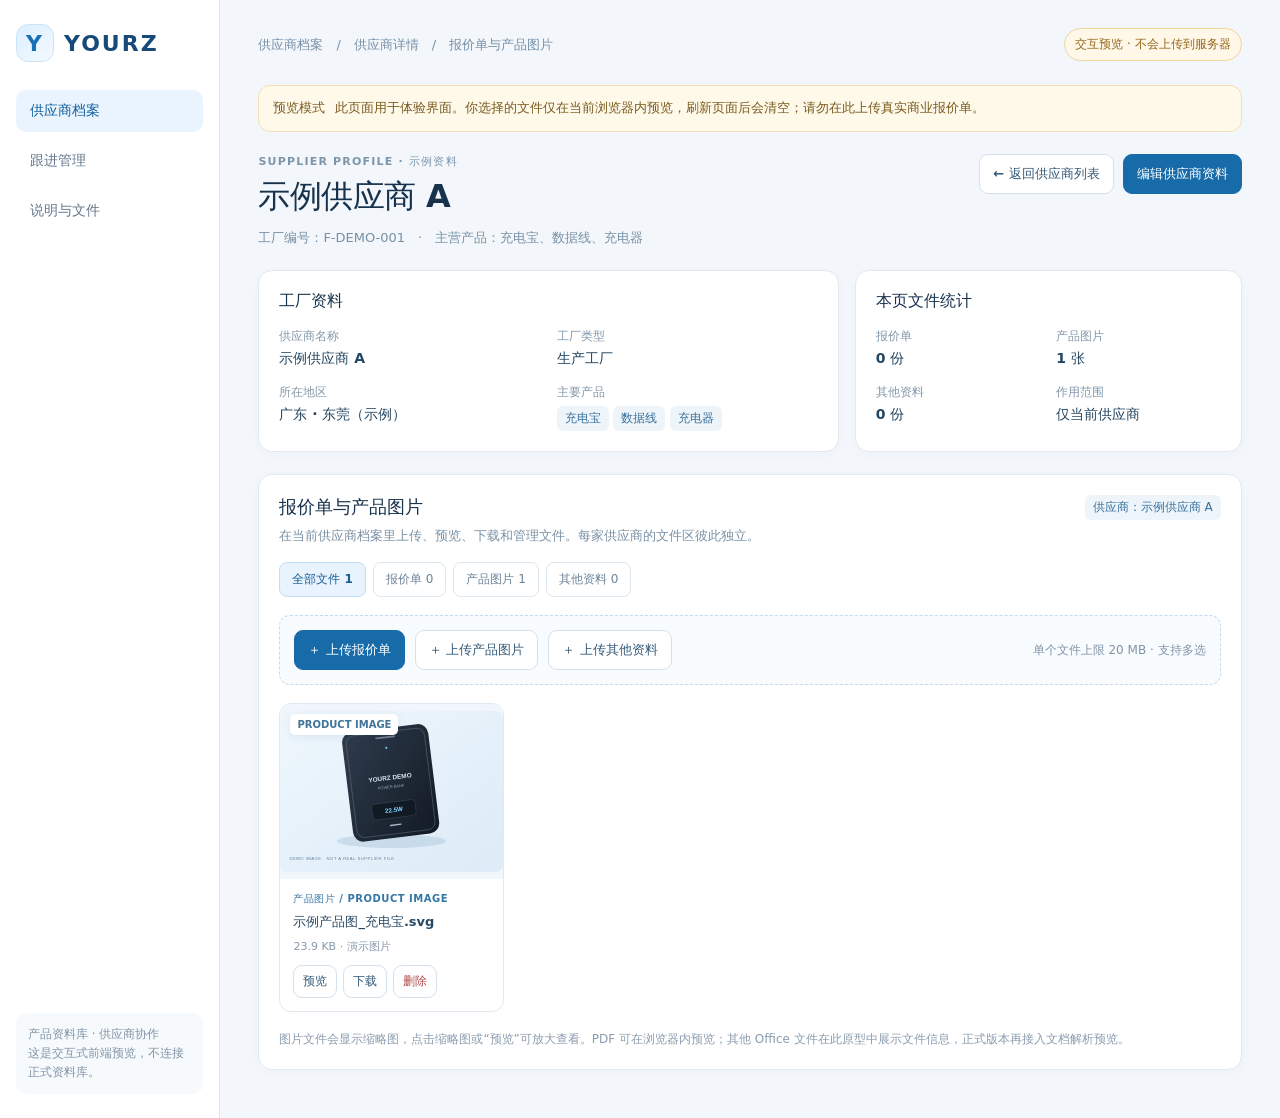
<file: preview-supplier-quote-ui/index.html>
<!doctype html>
<html lang="zh-CN">
<head>
<meta charset="utf-8">
<meta name="viewport" content="width=device-width, initial-scale=1">
<meta name="theme-color" content="#eff6fc">
<title>YOURZ · 供应商报价与产品图片预览</title>
<style>
:root{font-family:Inter,"Microsoft YaHei",system-ui,sans-serif;color:#17324d;background:#f3f7fb;font-synthesis:none;text-rendering:optimizeLegibility}
*{box-sizing:border-box}body{margin:0;background:#f3f7fb}button,input,select{font:inherit}button{cursor:pointer}button:focus-visible,input:focus-visible,select:focus-visible{outline:3px solid #91c9f3;outline-offset:2px}
.app{min-height:100vh;display:grid;grid-template-columns:220px minmax(0,1fr)}.sidebar{background:#fff;border-right:1px solid #dce7f1;padding:24px 16px;display:flex;flex-direction:column;gap:28px}.brand{display:flex;align-items:center;gap:10px;font-weight:800;letter-spacing:2px;color:#174a78;font-size:22px}.brand-icon{width:38px;height:38px;border-radius:12px;background:linear-gradient(145deg,#dceeff,#f4faff);display:grid;place-items:center;color:#1670b5;border:1px solid #c9e3f7}.nav{display:grid;gap:8px}.nav a{padding:12px 14px;border-radius:10px;color:#63798e;text-decoration:none;font-size:14px}.nav a.active{background:#eaf4fe;color:#135f9f;font-weight:700}.sidebar-note{margin-top:auto;font-size:12px;color:#8194a7;line-height:1.6;background:#f7fafd;padding:12px;border-radius:10px}
main{padding:28px clamp(16px,3vw,42px) 48px;min-width:0}.topbar{display:flex;align-items:center;justify-content:space-between;gap:16px;margin-bottom:24px}.breadcrumb{font-size:13px;color:#7790a6}.demo-pill{font-size:12px;border:1px solid #f0d49a;background:#fff8e8;color:#95651a;padding:7px 10px;border-radius:999px;white-space:nowrap}
.notice{display:flex;align-items:flex-start;gap:10px;background:#fff9e9;border:1px solid #f3dfb2;border-radius:12px;padding:12px 14px;color:#795b20;font-size:13px;line-height:1.6;margin-bottom:22px}.notice b{white-space:nowrap}
.supplier-head{display:flex;justify-content:space-between;align-items:flex-start;gap:18px;margin-bottom:22px}.eyebrow{text-transform:uppercase;letter-spacing:1.2px;color:#7d95ab;font-size:11px;font-weight:700}.supplier-head h1{font-size:clamp(24px,3vw,32px);margin:6px 0 8px;letter-spacing:-.6px}.sub{color:#7890a5;font-size:13px;line-height:1.65}.head-actions{display:flex;gap:9px;flex-wrap:wrap}
.btn{border:1px solid #d4e1ed;background:#fff;color:#345a78;border-radius:9px;padding:10px 13px;font-size:13px;font-weight:650;transition:.15s}.btn:hover{background:#f3f9ff;border-color:#a9cbe7}.btn.primary{background:#176ba9;color:white;border-color:#176ba9}.btn.primary:hover{background:#125b91}.btn.danger{color:#b24c4c}.btn.small{padding:7px 9px;font-size:12px}.profile-grid{display:grid;grid-template-columns:minmax(0,1.2fr) minmax(240px,.8fr);gap:16px;margin-bottom:22px}.panel{background:#fff;border:1px solid #e0e9f1;border-radius:14px;padding:20px;box-shadow:0 3px 12px rgba(20,68,110,.025);min-width:0}.panel h2{font-size:16px;margin:0 0 16px}.details{display:grid;grid-template-columns:repeat(2,minmax(0,1fr));gap:16px}.detail .label{font-size:12px;color:#8397aa;margin-bottom:5px}.detail .value{font-size:14px;color:#244661;font-weight:600;overflow-wrap:anywhere}.tag{display:inline-block;border-radius:6px;background:#edf5fb;color:#39709a;font-size:12px;padding:4px 8px}
.section-panel{margin-top:17px}.section-head{display:flex;justify-content:space-between;align-items:flex-start;gap:15px;margin-bottom:16px}.section-head h2{font-size:18px;margin:0 0 7px}.section-head p{font-size:13px;color:#7a91a6;margin:0;line-height:1.55}.tabs{display:flex;gap:7px;flex-wrap:wrap;margin-bottom:18px}.tab{border:1px solid #dce7f0;border-radius:8px;background:#fff;color:#6d8498;padding:8px 12px;font-size:12px}.tab.active{background:#e8f3fd;border-color:#c2def5;color:#175f97;font-weight:700}
.upload-row{display:flex;align-items:center;gap:10px;flex-wrap:wrap;border:1px dashed #c6d9e9;border-radius:11px;padding:14px;background:#f9fcff;margin-bottom:18px}.upload-row .hint{font-size:12px;color:#8094a8;margin-left:auto}
.file-grid{display:grid;grid-template-columns:repeat(auto-fill,minmax(215px,1fr));gap:14px}.file-card{border:1px solid #e0e9f1;background:white;border-radius:12px;overflow:hidden;min-width:0;transition:.15s}.file-card:hover{box-shadow:0 6px 22px rgba(35,85,125,.08);transform:translateY(-1px)}.thumb-wrap{height:175px;background:#f0f6fb;display:grid;place-items:center;position:relative;overflow:hidden}.thumb{width:100%;height:100%;object-fit:contain;cursor:zoom-in}.thumb-stamp{position:absolute;left:10px;top:10px;border-radius:5px;padding:5px 7px;font-size:10px;font-weight:800;background:#fff;color:#407499;box-shadow:0 2px 8px #23486a16}.doc-thumb{height:175px;background:linear-gradient(145deg,#f6faff,#eaf3fa);display:flex;flex-direction:column;align-items:center;justify-content:center;gap:12px;color:#2c78ad}.doc-glyph{width:56px;height:65px;border-radius:8px;background:#fff;border:1px solid #cedfed;box-shadow:0 5px 10px #21456710;display:grid;place-items:center;font-weight:800;color:#2476b2;font-size:13px}.doc-lines{width:68px;display:grid;gap:5px}.doc-lines span{height:4px;border-radius:9px;background:#c8d9e8}.card-body{padding:13px;display:grid;gap:7px}.category{font-size:10px;color:#3476a5;letter-spacing:.5px;text-transform:uppercase;font-weight:800}.file-name{font-size:13px;line-height:1.45;font-weight:700;color:#294963;overflow-wrap:anywhere}.file-meta{font-size:11px;color:#8799aa}.card-actions{display:flex;gap:6px;flex-wrap:wrap;margin-top:4px}.empty{border:1px dashed #d4e2ed;background:#fafcff;border-radius:12px;padding:32px 14px;text-align:center;color:#7a91a5;font-size:13px;line-height:1.7}.empty strong{display:block;font-size:15px;color:#365b78;margin-bottom:4px}
.bottom-hint{font-size:12px;color:#8a9caf;margin-top:18px;line-height:1.6}
.modal{position:fixed;inset:0;background:rgba(13,34,54,.68);display:none;align-items:center;justify-content:center;padding:24px;z-index:10}.modal.open{display:flex}.modal-box{background:#fff;border-radius:14px;width:min(1020px,100%);max-height:92vh;overflow:hidden;display:flex;flex-direction:column;box-shadow:0 24px 80px #07192e55}.modal-head{display:flex;justify-content:space-between;align-items:center;gap:12px;padding:14px 18px;border-bottom:1px solid #e4edf4}.modal-title{font-size:14px;font-weight:750;overflow-wrap:anywhere}.modal-body{padding:14px;background:#f4f8fb;overflow:auto;display:grid;place-items:center;min-height:200px}.modal-body img{max-width:100%;max-height:72vh;object-fit:contain}.modal-body iframe{width:100%;height:72vh;border:0;background:white}.modal-foot{padding:12px 18px;border-top:1px solid #e4edf4;display:flex;justify-content:flex-end;gap:8px}.toast{position:fixed;bottom:20px;left:50%;transform:translateX(-50%);background:#183c59;color:white;border-radius:9px;padding:11px 15px;font-size:13px;box-shadow:0 6px 20px #183c5930;display:none;z-index:20;max-width:90vw}.toast.show{display:block}
@media(max-width:850px){.app{grid-template-columns:1fr}.sidebar{padding:12px 16px;flex-direction:row;align-items:center;justify-content:space-between;border-right:0;border-bottom:1px solid #dce7f1;gap:12px}.nav{display:flex;gap:3px;overflow:auto}.nav a{white-space:nowrap;padding:9px}.sidebar-note{display:none}main{padding:18px 14px 32px}.profile-grid{grid-template-columns:1fr}.supplier-head{flex-direction:column}.topbar{align-items:flex-start}.section-head{flex-direction:column}.upload-row .hint{width:100%;margin:0}.file-grid{grid-template-columns:repeat(auto-fill,minmax(165px,1fr))}.thumb-wrap,.doc-thumb{height:145px}}
@media(max-width:480px){.brand{font-size:18px}.brand-icon{width:32px;height:32px}.sidebar{align-items:flex-start;flex-direction:column}.nav{width:100%}.details{grid-template-columns:1fr 1fr}.panel{padding:15px}.file-grid{grid-template-columns:repeat(2,minmax(0,1fr));gap:9px}.card-actions .btn{flex:1}.thumb-wrap,.doc-thumb{height:125px}.card-body{padding:10px}.file-name{font-size:12px}.modal{padding:10px}.head-actions{width:100%}}
</style>
</head>
<body>
<div class="app">
  <aside class="sidebar">
    <div class="brand"><div class="brand-icon">Y</div>YOURZ</div>
    <nav class="nav" aria-label="导航">
      <a href="#" class="active">供应商档案</a>
      <a href="#">跟进管理</a>
      <a href="#">说明与文件</a>
    </nav>
    <div class="sidebar-note">产品资料库 · 供应商协作<br>这是交互式前端预览，不连接正式资料库。</div>
  </aside>
  <main>
    <div class="topbar">
      <div class="breadcrumb">供应商档案　/　供应商详情　/　报价单与产品图片</div>
      <span class="demo-pill">交互预览 · 不会上传到服务器</span>
    </div>
    <div class="notice"><b>预览模式</b><span>此页面用于体验界面。你选择的文件仅在当前浏览器内预览，刷新页面后会清空；请勿在此上传真实商业报价单。</span></div>
    <section class="supplier-head">
      <div>
        <div class="eyebrow">SUPPLIER PROFILE · 示例资料</div>
        <h1>示例供应商 A</h1>
        <div class="sub">工厂编号：F-DEMO-001　·　主营产品：充电宝、数据线、充电器</div>
      </div>
      <div class="head-actions"><button class="btn" id="backBtn">← 返回供应商列表</button><button class="btn primary" id="editBtn">编辑供应商资料</button></div>
    </section>
    <section class="profile-grid">
      <div class="panel">
        <h2>工厂资料</h2>
        <div class="details">
          <div class="detail"><div class="label">供应商名称</div><div class="value">示例供应商 A</div></div>
          <div class="detail"><div class="label">工厂类型</div><div class="value">生产工厂</div></div>
          <div class="detail"><div class="label">所在地区</div><div class="value">广东 · 东莞（示例）</div></div>
          <div class="detail"><div class="label">主要产品</div><div class="value"><span class="tag">充电宝</span> <span class="tag">数据线</span> <span class="tag">充电器</span></div></div>
        </div>
      </div>
      <div class="panel">
        <h2>本页文件统计</h2>
        <div class="details">
          <div class="detail"><div class="label">报价单</div><div class="value" id="quoteCount">0 份</div></div>
          <div class="detail"><div class="label">产品图片</div><div class="value" id="imageCount">0 张</div></div>
          <div class="detail"><div class="label">其他资料</div><div class="value" id="otherCount">0 份</div></div>
          <div class="detail"><div class="label">作用范围</div><div class="value">仅当前供应商</div></div>
        </div>
      </div>
    </section>
    <section class="panel section-panel">
      <div class="section-head">
        <div><h2>报价单与产品图片</h2><p>在当前供应商档案里上传、预览、下载和管理文件。每家供应商的文件区彼此独立。</p></div>
        <span class="tag">供应商：示例供应商 A</span>
      </div>
      <div class="tabs" id="tabs">
        <button class="tab active" data-tab="all">全部文件 <span id="allTabCount">0</span></button>
        <button class="tab" data-tab="quote">报价单 <span id="quoteTabCount">0</span></button>
        <button class="tab" data-tab="image">产品图片 <span id="imageTabCount">0</span></button>
        <button class="tab" data-tab="other">其他资料 <span id="otherTabCount">0</span></button>
      </div>
      <div class="upload-row">
        <button class="btn primary" id="uploadQuote">＋ 上传报价单</button>
        <button class="btn" id="uploadImage">＋ 上传产品图片</button>
        <button class="btn" id="uploadOther">＋ 上传其他资料</button>
        <span class="hint">单个文件上限 20 MB · 支持多选</span>
        <input hidden type="file" id="quoteInput" multiple accept=".pdf,.doc,.docx,.xls,.xlsx,.ppt,.pptx,.csv,.txt">
        <input hidden type="file" id="imageInput" multiple accept=".png,.jpg,.jpeg,.webp">
        <input hidden type="file" id="otherInput" multiple accept=".pdf,.doc,.docx,.xls,.xlsx,.ppt,.pptx,.csv,.txt,.png,.jpg,.jpeg,.webp">
      </div>
      <div class="file-grid" id="fileGrid"></div>
      <div class="bottom-hint">图片文件会显示缩略图，点击缩略图或“预览”可放大查看。PDF 可在浏览器内预览；其他 Office 文件在此原型中展示文件信息，正式版本再接入文档解析预览。</div>
    </section>
  </main>
</div>
<div class="modal" id="modal" role="dialog" aria-modal="true" aria-label="文件预览">
  <div class="modal-box">
    <div class="modal-head"><div class="modal-title" id="modalTitle">文件预览</div><button class="btn small" id="closeX" aria-label="关闭">✕</button></div>
    <div class="modal-body" id="modalBody"></div>
    <div class="modal-foot"><button class="btn" id="downloadCurrent">下载原件</button><button class="btn primary" id="closeModal">关闭预览</button></div>
  </div>
</div>
<div class="toast" id="toast"></div>
<script>
(() => {
  const $ = id => document.getElementById(id);
  const fmtSize = n => n < 1024 ? n + " B" : n < 1024*1024 ? (n/1024).toFixed(1)+" KB" : (n/1024/1024).toFixed(2)+" MB";
  const escapeHtml = s => String(s).replace(/[&<>"']/g, c => ({"&":"&amp;","<":"&lt;",">":"&gt;",'"':"&quot;","'":"&#39;"}[c]));
  let files = [], currentFilter = "all", currentFile = null, toastTimer;
  const ext = name => String(name||"").split(".").pop().toLowerCase();
  const validDocs = ["pdf","doc","docx","xls","xlsx","ppt","pptx","csv","txt"];
  const validImages = ["png","jpg","jpeg","webp"];
  function toast(message){$("toast").textContent=message;$("toast").classList.add("show");clearTimeout(toastTimer);toastTimer=setTimeout(()=>$("toast").classList.remove("show"),2600);}
  function updateCounts(){
    const count = category => files.filter(f=>f.category===category).length;
    $("quoteCount").textContent=count("quote")+" 份";$("imageCount").textContent=count("image")+" 张";$("otherCount").textContent=count("other")+" 份";
    $("allTabCount").textContent=files.length;$("quoteTabCount").textContent=count("quote");$("imageTabCount").textContent=count("image");$("otherTabCount").textContent=count("other");
  }
  function docArtwork(extension){
    const label=(extension||"FILE").toUpperCase().slice(0,5);
    const color=extension==="pdf"?"#bf4747":["xls","xlsx","csv"].includes(extension)?"#21815c":["doc","docx"].includes(extension)?"#2878b8":"#7a64b6";
    return '<div class="doc-thumb"><div class="doc-glyph" style="color:'+color+'">'+escapeHtml(label)+'</div><div class="doc-lines"><span></span><span></span><span></span></div></div>';
  }
  function card(file){
    const isImage=file.category==="image"||validImages.includes(ext(file.name));
    const visual=isImage
      ? '<div class="thumb-wrap"><span class="thumb-stamp">PRODUCT IMAGE</span><img class="thumb" data-preview="'+file.id+'" src="'+file.url+'" alt="'+escapeHtml(file.name)+'"></div>'
      : docArtwork(ext(file.name));
    const category={quote:"报价单 / QUOTATION",image:"产品图片 / PRODUCT IMAGE",other:"其他资料 / OTHER"}[file.category]||"文件";
    return '<article class="file-card">'+visual+'<div class="card-body"><span class="category">'+category+'</span><strong class="file-name">'+escapeHtml(file.name)+'</strong><span class="file-meta">'+fmtSize(file.size)+' · '+escapeHtml(file.time)+'</span><div class="card-actions"><button class="btn small" data-action="preview" data-id="'+file.id+'">预览</button><button class="btn small" data-action="download" data-id="'+file.id+'">下载</button><button class="btn small danger" data-action="delete" data-id="'+file.id+'">删除</button></div></div></article>';
  }
  function render(){
    updateCounts();
    const list=files.filter(f=>currentFilter==="all"||f.category===currentFilter);
    $("fileGrid").innerHTML=list.length?list.map(card).join(""):'<div class="empty" style="grid-column:1/-1"><strong>这里还没有文件</strong>点击上方“上传报价单”或“上传产品图片”开始体验。<br>文件只保存在当前页面内存中。</div>';
    document.querySelectorAll("[data-tab]").forEach(b=>b.classList.toggle("active",b.dataset.tab===currentFilter));
  }
  function closeModal(){
    $("modal").classList.remove("open");
    $("modalBody").innerHTML="";
    currentFile=null;
  }
  function preview(file){
    currentFile=file;
    $("modalTitle").textContent=file.name;
    const e=ext(file.name);
    if(file.category==="image"||validImages.includes(e)){
      $("modalBody").innerHTML='<img src="'+file.url+'" alt="'+escapeHtml(file.name)+'">';
    }else if(e==="pdf"){
      $("modalBody").innerHTML='<iframe title="PDF预览"></iframe>';
      $("modalBody").querySelector("iframe").src=file.url;
    }else{
      $("modalBody").innerHTML='<div class="empty" style="width:min(460px,100%)"><strong>'+escapeHtml(e.toUpperCase())+' 文件已添加</strong>该文件类型的在线内容解析将在正式版本接入。<br>你可以在此预览流程中检查文件归属、名称和下载操作。</div>';
    }
    $("modal").classList.add("open");
  }
  function addFiles(fileList,category){
    let added=0,failed=0;
    for(const f of Array.from(fileList||[])){
      const e=ext(f.name);
      if(f.size===0||f.size>20*1024*1024){failed++;continue;}
      if(category==="image"&&!validImages.includes(e)){failed++;continue;}
      if(category==="quote"&&validImages.includes(e)){failed++;continue;}
      if(!validDocs.includes(e)&&!validImages.includes(e)){failed++;continue;}
      files.unshift({id:crypto.randomUUID?crypto.randomUUID():String(Date.now())+Math.random(),name:f.name,size:f.size,category,url:URL.createObjectURL(f),blob:f,time:new Date().toLocaleString("zh-CN",{hour12:false})});
      added++;
    }
    render();
    if(failed)toast("已添加 "+added+" 个文件；有 "+failed+" 个文件类型不符、为空或超过 20 MB。");
    else if(added)toast("已添加 "+added+" 个文件（仅本地预览，刷新后清空）。");
  }
  function download(file){
    const a=document.createElement("a");a.href=file.url;a.download=file.name;a.rel="noopener";document.body.appendChild(a);a.click();a.remove();
  }
  $("uploadQuote").onclick=()=>$("quoteInput").click();
  $("uploadImage").onclick=()=>$("imageInput").click();
  $("uploadOther").onclick=()=>$("otherInput").click();
  $("quoteInput").onchange=e=>{addFiles(e.target.files,"quote");e.target.value="";};
  $("imageInput").onchange=e=>{addFiles(e.target.files,"image");e.target.value="";};
  $("otherInput").onchange=e=>{addFiles(e.target.files,"other");e.target.value="";};
  $("tabs").onclick=e=>{const b=e.target.closest("[data-tab]");if(!b)return;currentFilter=b.dataset.tab;render();};
  $("fileGrid").onclick=e=>{
    const image=e.target.closest("[data-preview]");
    if(image){const f=files.find(x=>x.id===image.dataset.preview);if(f)preview(f);return;}
    const b=e.target.closest("[data-action]");if(!b)return;
    const file=files.find(x=>x.id===b.dataset.id);if(!file)return;
    if(b.dataset.action==="preview")preview(file);
    if(b.dataset.action==="download")download(file);
    if(b.dataset.action==="delete"){URL.revokeObjectURL(file.url);files=files.filter(x=>x.id!==file.id);render();toast("已从当前预览中删除。");}
  };
  $("closeX").onclick=closeModal;$("closeModal").onclick=closeModal;
  $("modal").onclick=e=>{if(e.target===$("modal"))closeModal();};
  document.addEventListener("keydown",e=>{if(e.key==="Escape")closeModal();});
  $("downloadCurrent").onclick=()=>{if(currentFile)download(currentFile);};
  $("backBtn").onclick=()=>toast("这是独立交互预览，未连接正式供应商列表。");
  $("editBtn").onclick=()=>toast("示例供应商资料仅用于预览。");
  // Local demo illustration; it is deliberately not a real product listing or supplier asset.
  const demoSvg = '<svg xmlns="http://www.w3.org/2000/svg" width="900" height="650" viewBox="0 0 900 650"><defs><linearGradient id="bg" x1="0" y1="0" x2="1" y2="1"><stop stop-color="#eff7fd"/><stop offset="1" stop-color="#dcebf7"/></linearGradient><linearGradient id="body" x1="0" y1="0" x2="1" y2="1"><stop stop-color="#303d4e"/><stop offset="1" stop-color="#111923"/></linearGradient></defs><rect width="900" height="650" rx="32" fill="url(#bg)"/><ellipse cx="450" cy="525" rx="220" ry="28" fill="#9fbad0" opacity=".38"/><g transform="translate(275 68) rotate(-7 170 250)"><rect x="0" y="0" width="350" height="445" rx="42" fill="url(#body)"/><rect x="16" y="16" width="318" height="413" rx="32" fill="none" stroke="#637286" stroke-width="2"/><rect x="135" y="34" width="80" height="7" rx="4" fill="#718094"/><circle cx="175" cy="80" r="4" fill="#7dd3fc"/><text x="175" y="210" font-family="Arial,sans-serif" font-size="26" font-weight="700" fill="#d8e6f2" text-anchor="middle">YOURZ DEMO</text><text x="175" y="244" font-family="Arial,sans-serif" font-size="16" fill="#91a4b9" text-anchor="middle">POWER BANK</text><rect x="87" y="300" width="176" height="64" rx="13" fill="#111923" stroke="#65758a"/><text x="175" y="341" font-family="Arial,sans-serif" font-size="25" font-weight="700" fill="#84d8ff" text-anchor="middle">22.5W</text><rect x="151" y="390" width="48" height="6" rx="3" fill="#a9b9c9"/></g><text x="38" y="602" fill="#6284a0" font-family="Arial,sans-serif" font-size="17" letter-spacing="2">DEMO IMAGE · NOT A REAL SUPPLIER FILE</text></svg>';
  const demoUrl=URL.createObjectURL(new Blob([demoSvg],{type:"image/svg+xml"}));
  files.push({id:"demo-product-image",name:"示例产品图_充电宝.svg",size:24500,category:"image",url:demoUrl,blob:null,time:"演示图片"});
  // Keep SVG demo out of upload validation; it is preview-only illustration.
  render();
  window.addEventListener("beforeunload",()=>files.forEach(f=>{try{URL.revokeObjectURL(f.url);}catch{}}));
})();
</script>
</body>
</html>
</file>
